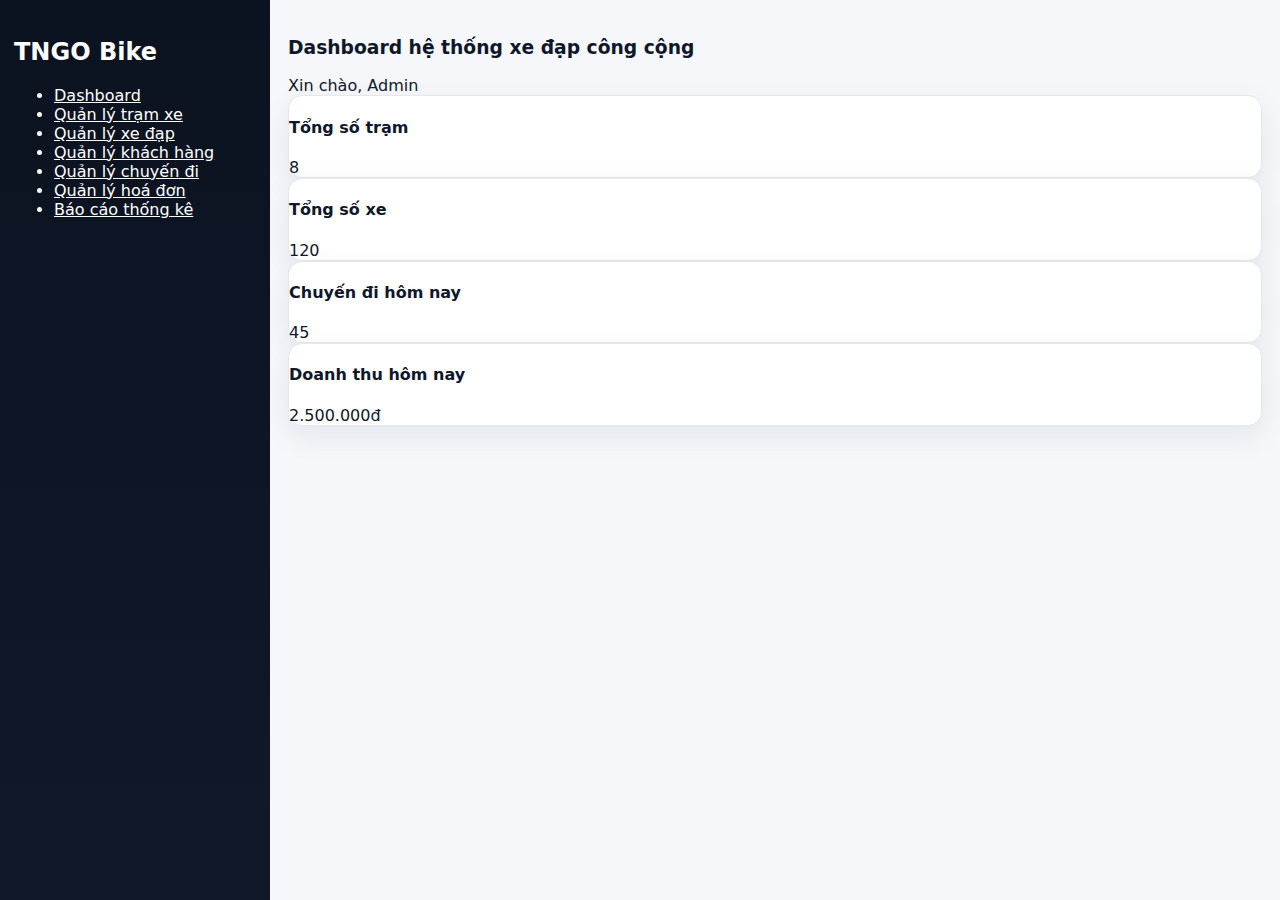
<file: index.html>
<!DOCTYPE html>
<html lang="vi">
<head>
    <meta charset="UTF-8">
    <meta name="viewport" content="width=device-width, initial-scale=1.0"/>
    <title>Dashboard - TNGO</title>
<link rel="stylesheet" href="./assets/css/style.css?v=999">
</head>
<body>

<!-- Sidebar -->
<div class="sidebar">
    <h2>TNGO Bike</h2>
    <ul>
        <li><a href="index.html">Dashboard</a></li>
        <li><a href="tram-xe.html">Quản lý trạm xe</a></li>
        <li><a href="xe-dap.html">Quản lý xe đạp</a></li>
        <li><a href="khach-hang.html">Quản lý khách hàng</a></li>
        <li><a href="chuyen-di.html">Quản lý chuyến đi</a></li>
        <li><a href="hoa-don.html">Quản lý hoá đơn</a></li>
        <li><a href="bao-cao.html">Báo cáo thống kê</a></li>
    </ul>
</div>

<!-- Main -->
<div class="main">
    <div class="header">
        <h3>Dashboard hệ thống xe đạp công cộng</h3>
        <span>Xin chào, Admin</span>
    </div>

    <div class="content">
        <div class="cards">
            <div class="card">
                <h4>Tổng số trạm</h4>
                <span>8</span>
            </div>
            <div class="card">
                <h4>Tổng số xe</h4>
                <span>120</span>
            </div>
            <div class="card">
                <h4>Chuyến đi hôm nay</h4>
                <span>45</span>
            </div>
            <div class="card">
                <h4>Doanh thu hôm nay</h4>
                <span>2.500.000đ</span>
            </div>
        </div>
    </div>
</div>

</body>
</html>
</file>
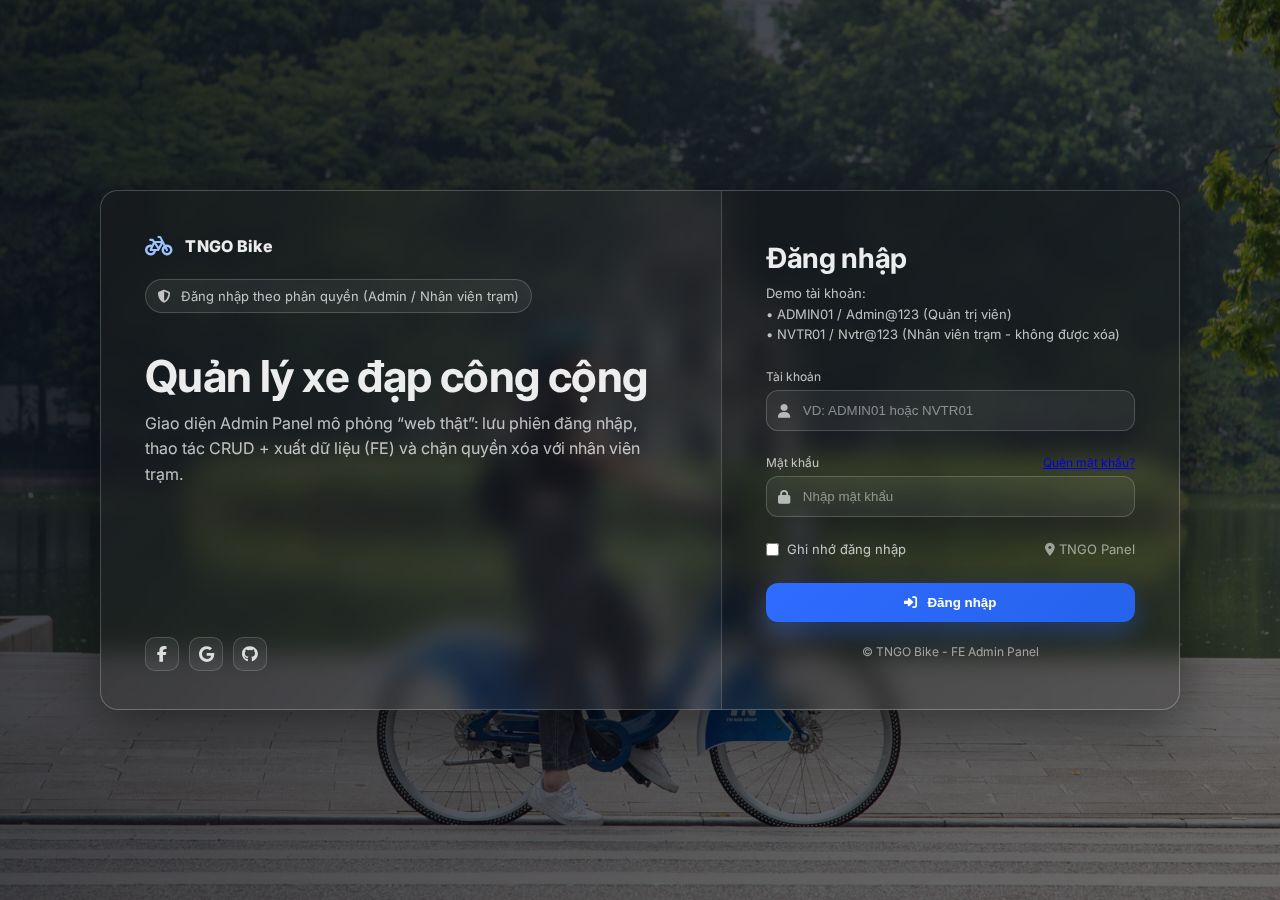
<file: bao-cao.html>
<!DOCTYPE html>
<html lang="vi">
<head>
  <meta charset="UTF-8" />
  <meta name="viewport" content="width=device-width, initial-scale=1.0"/>
  <title>Báo cáo thống kê</title>

  <link rel="preconnect" href="https://fonts.googleapis.com">
  <link rel="preconnect" href="https://fonts.gstatic.com" crossorigin>
  <link href="https://fonts.googleapis.com/css2?family=Inter:wght@400;500;600;700;800;900&display=swap" rel="stylesheet">
  <link href="https://cdnjs.cloudflare.com/ajax/libs/font-awesome/6.5.0/css/all.min.css" rel="stylesheet">
  <link rel="stylesheet" href="./assets/css/style.css" />
</head>

<body>
<div class="container">
  <aside class="sidebar">
    <div class="brand">
      <div class="logo"><i class="fa-solid fa-bicycle"></i></div>
      <div class="title"><b>TNGO Bike</b><span>Admin Panel</span></div>
    </div>
    <div class="nav-title">Navigation</div>
    <ul class="nav">
      <li><a class="menu-item" href="index.html"><i class="fa-solid fa-house"></i>Dashboard</a></li>
      <li><a class="menu-item" href="tram-xe.html"><i class="fa-solid fa-location-dot"></i>Quản lý trạm xe</a></li>
      <li><a class="menu-item" href="xe-dap.html"><i class="fa-solid fa-bicycle"></i>Quản lý xe đạp</a></li>
      <li><a class="menu-item" href="khach-hang.html"><i class="fa-solid fa-users"></i>Quản lý khách hàng</a></li>
      <li><a class="menu-item" href="chuyen-di.html"><i class="fa-solid fa-route"></i>Quản lý chuyến đi</a></li>
      <li><a class="menu-item" href="hoa-don.html"><i class="fa-solid fa-receipt"></i>Quản lý hoá đơn</a></li>
      <li><a class="menu-item" href="bao-cao.html"><i class="fa-solid fa-chart-line"></i>Báo cáo thống kê</a></li>
    </ul>
  </aside>

  <main class="main">
    <div class="topbar">
      <div class="topbar-inner">
        <div>
          <div class="breadcrumb">Báo cáo / Tổng quan</div>
          <div class="page-title">Báo cáo thống kê</div>
        </div>
        <div class="search">
          <i class="fa-solid fa-magnifying-glass" style="color:#94a3b8"></i>
          <input placeholder="Tìm nhanh..." />
        </div>
        <div class="profile">
          <div class="avatar">AD</div>
          <div class="who"><b>Admin</b><span>Quản trị viên</span></div>
        </div>
      </div>
    </div>

    <div class="kpis">
      <div class="kpi"><div class="label">Số trạm</div><div class="value" id="kpiStations">0</div><div class="hint">Tổng trạm</div></div>
      <div class="kpi"><div class="label">Số xe</div><div class="value" id="kpiBikes">0</div><div class="hint">Tổng xe</div></div>
      <div class="kpi"><div class="label">Doanh thu (tổng)</div><div class="value" id="kpiRevenue">0đ</div><div class="hint">Tổng phát sinh</div></div>
    </div>

    <div class="grid">
      <div class="card">
        <div class="card-h"><b>Báo cáo trạm xe</b></div>
        <div class="card-b">
          <table class="table">
            <thead><tr><th>Mã trạm</th><th>Tên</th><th>Địa chỉ</th><th>Sức chứa</th></tr></thead>
            <tbody id="reportStationTbody"></tbody>
          </table>
        </div>
      </div>

      <div class="card">
        <div class="card-h"><b>Báo cáo xe đạp</b></div>
        <div class="card-b">
          <table class="table">
            <thead><tr><th>Mã xe</th><th>Trạng thái</th><th>Trạm</th></tr></thead>
            <tbody id="reportBikeTbody"></tbody>
          </table>
        </div>
      </div>
    </div>

    <div class="grid" style="margin-top:16px">
      <div class="card">
        <div class="card-h"><b>Báo cáo khách hàng</b></div>
        <div class="card-b">
          <table class="table">
            <thead><tr><th>Mã KH</th><th>Họ tên</th><th>Giới tính</th><th>SĐT</th><th>Số dư</th></tr></thead>
            <tbody id="reportCustomerTbody"></tbody>
          </table>
        </div>
      </div>

      <div class="card">
        <div class="card-h"><b>Báo cáo hoá đơn</b></div>
        <div class="card-b">
          <table class="table">
            <thead><tr><th>Mã HĐ</th><th>Mã KH</th><th>Loại</th><th>Số tiền</th><th>Thời gian</th><th>Trạng thái</th></tr></thead>
            <tbody id="reportInvoiceTbody"></tbody>
          </table>
        </div>
      </div>
    </div>

    <div class="note">Báo cáo lấy dữ liệu thật từ LocalStorage (cùng nguồn dữ liệu với các màn CRUD).</div>
  </main>
</div>
<script src="./assets/js/auth.js"></script>
<script src="./assets/js/script.js"></script>
</body>
</html>
</file>
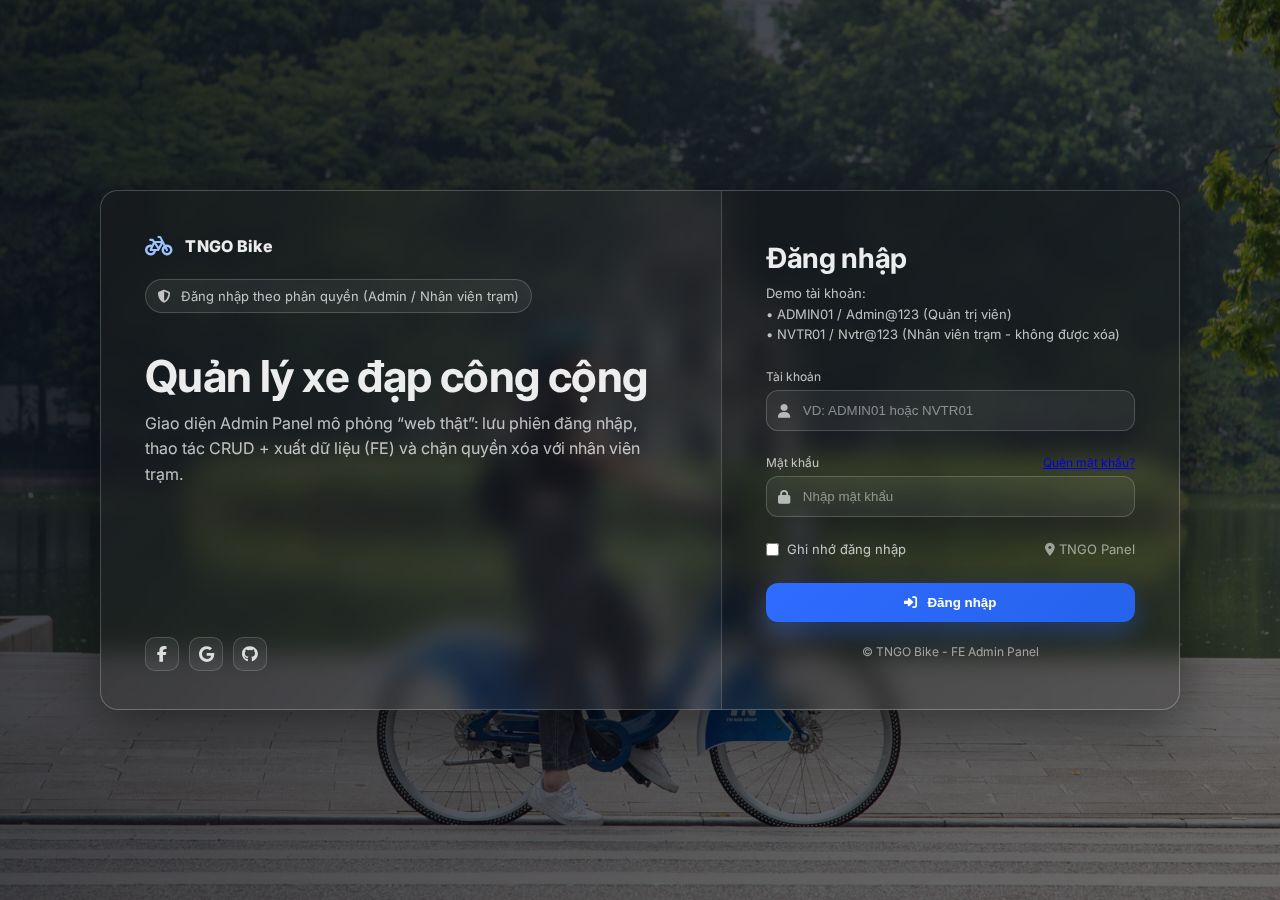
<file: dang-nhap.html>
<!DOCTYPE html>
<html lang="vi">
<head>
  <meta charset="UTF-8" />
  <meta name="viewport" content="width=device-width, initial-scale=1.0" />
  <title>Đăng nhập - TNGO Bike</title>

  <!-- Font + Icon -->
  <link rel="preconnect" href="https://fonts.googleapis.com">
  <link rel="preconnect" href="https://fonts.gstatic.com" crossorigin>
  <link href="https://fonts.googleapis.com/css2?family=Inter:wght@400;500;600;700;800&display=swap" rel="stylesheet">
  <link href="https://cdnjs.cloudflare.com/ajax/libs/font-awesome/6.5.0/css/all.min.css" rel="stylesheet">

  <style>
    :root{
      --glass: rgba(20, 24, 33, .55);
      --glass2: rgba(20, 24, 33, .28);
      --line: rgba(255,255,255,.18);
      --text: rgba(255,255,255,.92);
      --muted: rgba(255,255,255,.72);
      --primary:#2563eb;
      --danger:#ef4444;
      --ok:#22c55e;
    }
    *{box-sizing:border-box}
    body{
      margin:0;
      font-family:Inter, system-ui, -apple-system, Segoe UI, Roboto, Arial;
      min-height:100vh;
      display:grid;
      place-items:center;
      background:
        linear-gradient(135deg, rgba(7,11,20,.85), rgba(7,11,20,.55)),
        url("./assets/img/login-bg.jpg") center/cover no-repeat fixed;
      color:var(--text);
    }
    .wrap{
      width:min(1080px, 92vw);
      min-height:520px;
      border-radius:18px;
      overflow:hidden;
      display:grid;
      grid-template-columns: 1.15fr .85fr;
      border:1px solid var(--line);
      box-shadow: 0 18px 60px rgba(0,0,0,.45);
      background: linear-gradient(135deg, rgba(255,255,255,.06), rgba(255,255,255,.02));
      backdrop-filter: blur(12px);
    }
    .left{
      padding:44px;
      background: linear-gradient(135deg, rgba(0,0,0,.35), rgba(0,0,0,.05));
      position:relative;
    }
    .brand{
      display:flex; align-items:center; gap:12px;
      font-weight:800; letter-spacing:.3px;
    }
    .brand i{font-size:22px; color:#9cc3ff}
    .tag{
      margin-top:22px;
      display:inline-flex;
      align-items:center;
      gap:10px;
      padding:8px 12px;
      border:1px solid var(--line);
      border-radius:999px;
      background:rgba(255,255,255,.06);
      color:var(--muted);
      font-size:13px;
    }
    .hero{
      margin-top:40px;
      max-width:520px;
    }
    .hero h1{
      margin:0 0 10px;
      font-size:44px;
      line-height:1.08;
      letter-spacing:-.6px;
    }
    .hero p{
      margin:0;
      color:var(--muted);
      line-height:1.6;
      max-width:520px;
    }
    .social{
      position:absolute; left:44px; bottom:38px;
      display:flex; gap:10px;
      opacity:.9;
    }
    .social a{
      width:34px;height:34px;border-radius:10px;
      display:grid; place-items:center;
      border:1px solid var(--line);
      background:rgba(255,255,255,.06);
      color:var(--text);
      text-decoration:none;
    }

    .right{
      padding:44px;
      background: linear-gradient(135deg, rgba(0,0,0,.35), rgba(0,0,0,.15));
      border-left:1px solid var(--line);
      display:flex;
      flex-direction:column;
      justify-content:center;
      gap:14px;
    }
    .right h2{
      margin:0;
      font-size:28px;
      letter-spacing:-.3px;
    }
    .hint{
      margin-top:-6px;
      color:var(--muted);
      font-size:13px;
      line-height:1.6;
    }
    .field{
      margin-top:10px;
    }
    .label{
      font-size:12px; color:var(--muted);
      margin-bottom:6px;
      display:flex; justify-content:space-between; gap:10px;
    }
    .control{
      position:relative;
    }
    .control i{
      position:absolute; left:12px; top:50%;
      transform:translateY(-50%);
      color:rgba(255,255,255,.65);
      font-size:14px;
    }
    input, select{
      width:100%;
      padding:12px 12px 12px 36px;
      border-radius:12px;
      border:1px solid var(--line);
      background:rgba(255,255,255,.06);
      color:var(--text);
      outline:none;
    }
    input::placeholder{color:rgba(255,255,255,.45)}
    .row{
      display:flex; gap:12px; align-items:center; justify-content:space-between;
      margin-top:10px;
      color:var(--muted);
      font-size:13px;
    }
    .row a{color:#b8d2ff; text-decoration:none}
    .btn{
      margin-top:12px;
      width:100%;
      border:none;
      border-radius:12px;
      padding:12px 14px;
      font-weight:700;
      cursor:pointer;
      display:flex; align-items:center; justify-content:center; gap:10px;
      background:linear-gradient(135deg, #2f6bff, #2563eb);
      color:white;
      box-shadow: 0 10px 24px rgba(37,99,235,.35);
    }
    .btn:active{transform:translateY(1px)}
    .toast{
      display:none;
      margin-top:8px;
      padding:10px 12px;
      border-radius:12px;
      border:1px solid var(--line);
      background:rgba(255,255,255,.06);
      color:var(--muted);
      font-size:13px;
    }
    .toast.show{display:block}
    .toast.ok{color:#d6ffe5}
    .toast.bad{color:#ffd4d4}
    .footer{
      margin-top:8px;
      font-size:12px;
      color:rgba(255,255,255,.55);
      text-align:center;
    }
    @media (max-width: 900px){
      .wrap{grid-template-columns:1fr}
      .left{display:none}
      .right{border-left:none}
    }
  </style>
</head>

<body>
  <div class="wrap">
    <section class="left">
      <div class="brand">
        <i class="fa-solid fa-bicycle"></i>
        <div>TNGO Bike</div>
      </div>
      <div class="tag">
        <i class="fa-solid fa-shield-halved"></i>
        Đăng nhập theo phân quyền (Admin / Nhân viên trạm)
      </div>

      <div class="hero">
        <h1>Quản lý xe đạp công cộng</h1>
        <p>
          Giao diện Admin Panel mô phỏng “web thật”: lưu phiên đăng nhập,
          thao tác CRUD + xuất dữ liệu (FE) và chặn quyền xóa với nhân viên trạm.
        </p>
      </div>

      <div class="social">
        <a href="#" aria-label="fb"><i class="fa-brands fa-facebook-f"></i></a>
        <a href="#" aria-label="gg"><i class="fa-brands fa-google"></i></a>
        <a href="#" aria-label="gh"><i class="fa-brands fa-github"></i></a>
      </div>
    </section>

    <section class="right">
      <h2>Đăng nhập</h2>
      <div class="hint">
        Demo tài khoản:
        <br>• ADMIN01 / Admin@123 (Quản trị viên)
        <br>• NVTR01 / Nvtr@123 (Nhân viên trạm - không được xóa)
      </div>

      <div class="field">
        <div class="label">Tài khoản</div>
        <div class="control">
          <i class="fa-solid fa-user"></i>
          <input id="username" placeholder="VD: ADMIN01 hoặc NVTR01" autocomplete="username">
        </div>
      </div>

      <div class="field">
        <div class="label">
          <span>Mật khẩu</span>
          <a href="#" onclick="event.preventDefault();alert('Demo thôi 😄');">Quên mật khẩu?</a>
        </div>
        <div class="control">
          <i class="fa-solid fa-lock"></i>
          <input id="password" type="password" placeholder="Nhập mật khẩu" autocomplete="current-password">
        </div>
      </div>

      <div class="row">
        <label style="display:flex;align-items:center;gap:8px;cursor:pointer">
          <input id="remember" type="checkbox" style="width:auto;padding:0;margin:0">
          Ghi nhớ đăng nhập
        </label>
        <span style="opacity:.75"><i class="fa-solid fa-location-dot"></i> TNGO Panel</span>
      </div>

      <button class="btn" id="btnLogin">
        <i class="fa-solid fa-right-to-bracket"></i> Đăng nhập
      </button>

      <div class="toast" id="toast"></div>
      <div class="footer">© TNGO Bike - FE Admin Panel</div>
    </section>
  </div>

  <script>
    // ====== Demo user DB (FE) ======
    const USERS = [
      { username: "ADMIN01", password: "Admin@123", role: "QUANTRIVIEN", name: "Admin", avatar: "./assets/img/admin.png" },
      { username: "NVTR01",  password: "Nvtr@123",  role: "NHANVIENTRAM", name: "Nhân viên trạm", avatar: "./assets/img/staff.png" }
    ];

    function toast(msg, type=""){
      const el = document.getElementById("toast");
      el.className = "toast show " + type;
      el.textContent = msg;
    }

    function setSession(u, remember){
      const session = {
        username: u.username,
        role: u.role,
        name: u.name,
        avatar: u.avatar || "./assets/img/admin.png",
        loginAt: Date.now()
      };
      // nhớ đăng nhập: localStorage, không nhớ: sessionStorage
      const store = remember ? localStorage : sessionStorage;
      store.setItem("TNGO_SESSION", JSON.stringify(session));
      // cũng lưu 1 bản ở localStorage để script.js đọc thống nhất (nếu bạn muốn)
      localStorage.setItem("TNGO_SESSION", JSON.stringify(session));
    }

    function alreadyLogin(){
      const s = localStorage.getItem("TNGO_SESSION") || sessionStorage.getItem("TNGO_SESSION");
      if(!s) return false;
      try {
        const obj = JSON.parse(s);
        return !!obj?.username;
      } catch { return false; }
    }

    if(alreadyLogin()){
      // đã login thì đá về dashboard
      location.href = "./index.html";
    }

    document.getElementById("btnLogin").addEventListener("click", () => {
      const username = (document.getElementById("username").value || "").trim();
      const password = document.getElementById("password").value || "";
      const remember = document.getElementById("remember").checked;

      const u = USERS.find(x => x.username === username && x.password === password);
      if(!u){
        toast("Sai tài khoản hoặc mật khẩu.", "bad");
        return;
      }
      setSession(u, remember);
      toast("Đăng nhập thành công! Đang chuyển trang...", "ok");
      setTimeout(() => location.href = "./index.html", 650);
    });

    // Enter để login
    document.addEventListener("keydown", (e)=>{
      if(e.key === "Enter") document.getElementById("btnLogin").click();
    });
  </script>
</body>
</html>
</file>
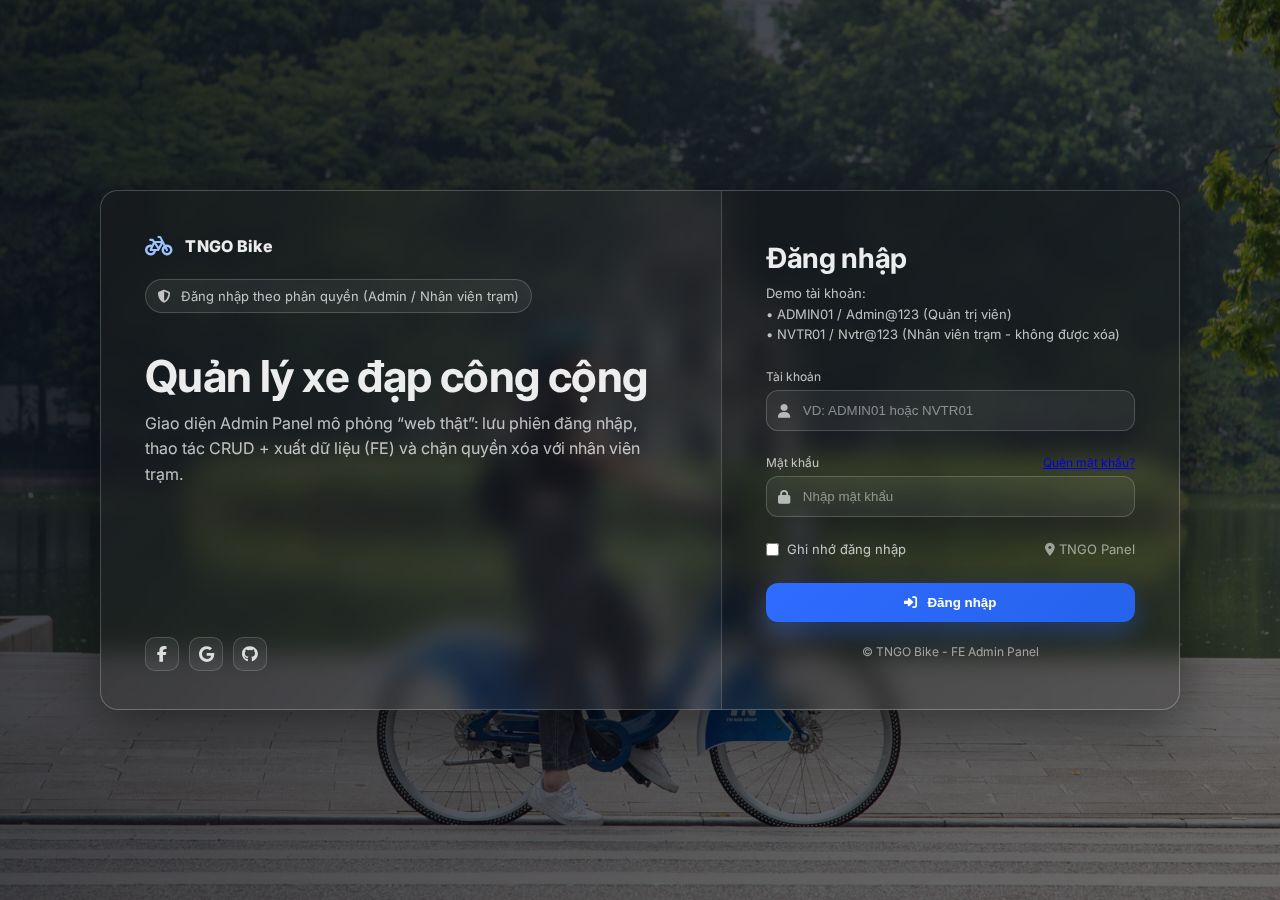
<file: hoa-don.html>
<!DOCTYPE html>
<html lang="vi">
<head>
  <meta charset="UTF-8" />
  <meta name="viewport" content="width=device-width, initial-scale=1.0" />
  <title>Quản lý hoá đơn</title>

  <link rel="preconnect" href="https://fonts.googleapis.com">
  <link rel="preconnect" href="https://fonts.gstatic.com" crossorigin>
  <link href="https://fonts.googleapis.com/css2?family=Inter:wght@400;500;600;700;800&display=swap" rel="stylesheet">
  <link href="https://cdnjs.cloudflare.com/ajax/libs/font-awesome/6.5.0/css/all.min.css" rel="stylesheet">

  <link rel="stylesheet" href="./assets/css/style.css" />
</head>
<body>

<aside class="sidebar">
  <div class="brand">
    <div class="brand-logo"><i class="fa-solid fa-bicycle"></i></div>
    <div class="brand-text">
      <div class="brand-name">TNGO Bike</div>
      <div class="brand-sub">Admin Panel</div>
    </div>
  </div>

  <nav class="menu">
    <div class="menu-title">Navigation</div>
    <a class="menu-item" href="index.html"><i class="fa-solid fa-house"></i><span>Dashboard</span></a>
    <a class="menu-item" href="tram-xe.html"><i class="fa-solid fa-location-dot"></i><span>Quản lý trạm xe</span></a>
    <a class="menu-item" href="xe-dap.html"><i class="fa-solid fa-bicycle"></i><span>Quản lý xe đạp</span></a>
    <a class="menu-item" href="khach-hang.html"><i class="fa-solid fa-users"></i><span>Quản lý khách hàng</span></a>
    <a class="menu-item" href="chuyen-di.html"><i class="fa-solid fa-route"></i><span>Quản lý chuyến đi</span></a>
    <a class="menu-item" href="hoa-don.html"><i class="fa-solid fa-receipt"></i><span>Quản lý hoá đơn</span></a>
    <a class="menu-item" href="bao-cao.html"><i class="fa-solid fa-chart-line"></i><span>Báo cáo thống kê</span></a>
  </nav>
</aside>

<main class="main">
  <header class="topbar">
    <div class="page-title">
      <h3>Quản lý hoá đơn</h3>
      <span class="muted">Lưu lịch sử biến động số dư (minh bạch dòng tiền)</span>
    </div>

    <div class="topbar-right">
      <div class="search">
        <i class="fa-solid fa-magnifying-glass"></i>
        <input placeholder="Tìm nhanh..." />
      </div>
      <button class="icon-btn" title="Thông báo"><i class="fa-regular fa-bell"></i></button>
      <div class="profile">
        <img src="https://i.pravatar.cc/40?img=3" alt="avatar">
        <div>
          <div class="profile-name">Admin</div>
          <div class="profile-role">Quản trị viên</div>
        </div>
      </div>
    </div>
  </header>

  <section class="page">
    <div class="panel">
      <h4>Bộ lọc</h4>
      <div class="toolbar">
        <input class="input" placeholder="Tìm theo mã hoá đơn / mã KH..." />
        <select class="select">
          <option value="">Loại giao dịch</option>
          <option>nạp tiền</option>
          <option>trả cước</option>
        </select>
        <select class="select">
          <option value="">Trạng thái</option>
          <option>thành công</option>
          <option>lỗi</option>
        </select>
        <button class="btn primary"><i class="fa-solid fa-plus"></i> Tạo hoá đơn (mô phỏng)</button>
        <button class="btn ghost"><i class="fa-solid fa-file-export"></i> Xuất hoá đơn</button>
      </div>
    </div>

    <div class="panel">
      <h4>Danh sách hoá đơn</h4>
      <table>
        <tr>
          <th>Mã HĐ</th>
          <th>Mã KH</th>
          <th>Số tiền</th>
          <th>Thời gian</th>
          <th>Loại giao dịch</th>
          <th>Liên kết chuyến đi</th>
          <th>Trạng thái</th>
          <th>Hành động</th>
        </tr>
        <tr>
          <td>HD2001</td>
          <td>KH014</td>
          <td><b>+50.000đ</b></td>
          <td>19/12/2025 10:20</td>
          <td>nạp tiền</td>
          <td>-</td>
          <td><span class="badge b-ok">thành công</span></td>
          <td><button class="btn ghost"><i class="fa-solid fa-eye"></i> Xem</button></td>
        </tr>
        <tr>
          <td>HD2002</td>
          <td>KH001</td>
          <td><b>-12.000đ</b></td>
          <td>18/12/2025 09:45</td>
          <td>trả cước</td>
          <td>CD0998</td>
          <td><span class="badge b-ok">thành công</span></td>
          <td><button class="btn ghost"><i class="fa-solid fa-eye"></i> Xem</button></td>
        </tr>
        <tr>
          <td>HD2003</td>
          <td>KH001</td>
          <td><b>+100.000đ</b></td>
          <td>17/12/2025 16:10</td>
          <td>nạp tiền</td>
          <td>-</td>
          <td><span class="badge b-bad">lỗi</span></td>
          <td><button class="btn ghost"><i class="fa-solid fa-circle-info"></i> Chi tiết</button></td>
        </tr>
      </table>

      <span class="muted" style="display:block;margin-top:10px;">
        * Hoá đơn “trả cước” liên kết 1 chuyến đi để truy vết chi phí.
      </span>
    </div>
  </section>
</main>

<script>
  const path = location.pathname.split("/").pop() || "index.html";
  document.querySelectorAll(".menu-item").forEach(a=>{
    if(a.getAttribute("href") === path) a.classList.add("active");
  });
</script>
  <script src="./assets/js/script.js"></script>
</body>
</html>
</file>
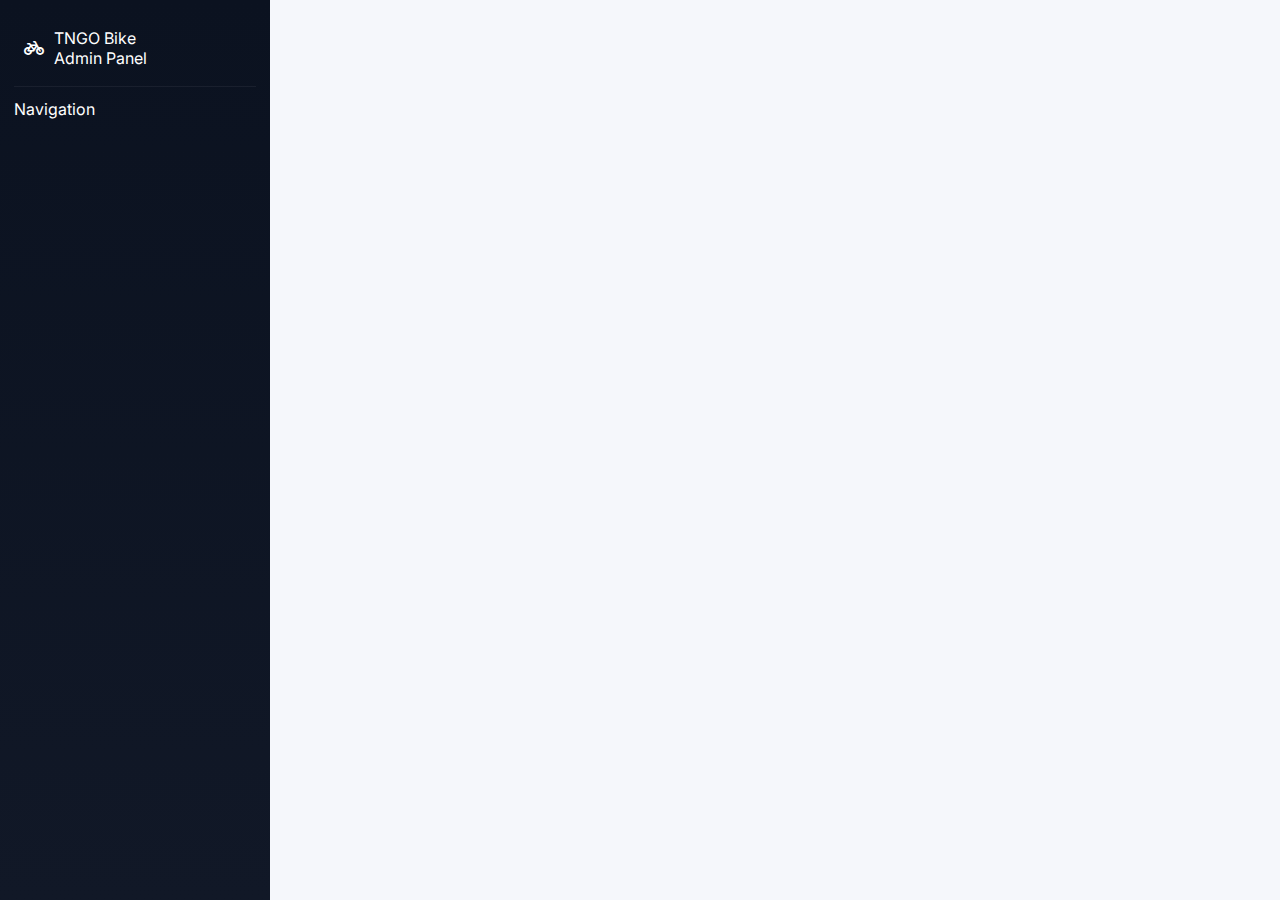
<file: khach-hang.html>
<!DOCTYPE html>
<html lang="vi">
<head>
  <meta charset="UTF-8" />
  <meta name="viewport" content="width=device-width, initial-scale=1.0" />
  <title>Quản lý khách hàng</title>

  <link rel="preconnect" href="https://fonts.googleapis.com">
  <link rel="preconnect" href="https://fonts.gstatic.com" crossorigin>
  <link href="https://fonts.googleapis.com/css2?family=Inter:wght@400;500;600;700;800&display=swap" rel="stylesheet">
  <link href="https://cdnjs.cloudflare.com/ajax/libs/font-awesome/6.5.0/css/all.min.css" rel="stylesheet">

  <link rel="stylesheet" href="./assets/css/style.css" />
</head>
<body>

<aside class="sidebar">
  <div class="brand">
    <div class="brand-logo"><i class="fa-solid fa-bicycle"></i></div>
    <div class="brand-text">
      <div class="brand-name">TNGO Bike</div>
      <div class="brand-sub">Admin Panel</div>
    </div>
  </div>

  <nav class="menu">
    <div class="menu-title">Navigation</div>
    <a class="menu-it
</file>
<file: assets/css/style.css>
:root{
  --bg:#f5f7fb;
  --card:#ffffff;
  --text:#0f172a;
  --muted:#64748b;
  --line:#e5e7eb;
  --primary:#2563eb;
  --primary-weak:#eef2ff;
  --danger:#ef4444;
  --success:#16a34a;
  --shadow:0 10px 30px rgba(15,23,42,.08);
  --r:14px;
}

*{box-sizing:border-box}
html,body{height:100%}
body{
  margin:0;
  font-family:"Inter",system-ui,-apple-system,"Segoe UI",Roboto,Arial,sans-serif;
  background:var(--bg);
  color:var(--text);
}

a{color:inherit}
.container{
  display:flex;
  min-height:100vh;
}

/* Sidebar */
.sidebar{
  position:fixed; inset:0 auto 0 0;
  width:270px;
  background:linear-gradient(180deg,#0b1220,#111827);
  color:#fff;
  padding:18px 14px;
  overflow:auto;
}
.brand{
  display:flex; align-items:center; gap:10px;
  padding:10px 10px 18px;
  border-bottom:1px solid rgba(255,255,255,.06);
  margin-bottom:12px;
}
.brand .logo{
  width:38px;height:38px;border-radius:12px;
  display:grid;place-items:center;
  background:rgba(37,99,235,.18);
  border:1px solid rgba(37,99,235,.35);
}
.brand .title{
  display:flex; flex-direction:column; line-height:1.1;
}
.brand .title b{font-size:16px}
.brand .title span{font-size:12px;color:rgba(255,255,255,.65)}
.nav-title{
  margin:14px 10px 8px;
  font-size:12px;
  color:rgba(255,255,255,.55);
  font-weight:700;
  letter-spacing:.2px;
}
.nav{list-style:none; padding:0; margin:0}
.nav li{margin:6px 0}
.nav a,
.nav a:visited{
  display:flex; align-items:center; gap:10px;
  padding:10px 12px;
  border-radius:12px;
  text-decoration:none;
  color:#c7d2fe;
  font-weight:650;
  font-size:14px;
}
.nav a i{width:18px;text-align:center}
.nav a:hover{background:rgba(37,99,235,.16); color:#fff}
.nav a.active{background:var(--primary); color:#fff; box-shadow:0 8px 20px rgba(37,99,235,.25)}

/* Main */
.main{
  margin-left:270px;
  width:calc(100% - 270px);
  padding:18px 18px 28px;
}

/* Topbar */
.topbar{
  position:sticky; top:0;
  z-index:10;
  background:rgba(245,247,251,.9);
  backdrop-filter:blur(10px);
  border-bottom:1px solid var(--line);
  padding:12px 10px;
  margin:-18px -18px 18px;
}
.topbar-inner{
  display:flex; align-items:center; justify-content:space-between;
  gap:12px;
  padding:0 8px;
}
.breadcrumb{
  font-size:12px; color:var(--muted);
}
.page-title{
  font-size:18px; font-weight:850; margin-top:2px;
}
.search{
  display:flex; align-items:center; gap:8px;
  background:#fff;
  border:1px solid var(--line);
  border-radius:999px;
  padding:8px 12px;
  min-width:280px;
  box-shadow:0 6px 16px rgba(15,23,42,.06);
}
.search input{
  border:0; outline:0; width:100%;
  font-size:13px;
}
.profile{
  display:flex; align-items:center; gap:10px;
  padding:6px 10px;
  background:#fff;
  border:1px solid var(--line);
  border-radius:999px;
  box-shadow:0 6px 16px rgba(15,23,42,.06);
}
.avatar{
  width:34px;height:34px;border-radius:999px;
  display:grid;place-items:center;
  background:var(--primary-weak);
  color:#1e3a8a;
  font-weight:900;
}
.profile .who{display:flex; flex-direction:column; line-height:1.1}
.profile .who b{font-size:13px}
.profile .who span{font-size:11px; color:var(--muted)}

/* Cards / panels */
.grid{
  display:grid;
  grid-template-columns: 2fr 1.2fr;
  gap:16px;
}
.card{
  background:var(--card);
  border:1px solid var(--line);
  border-radius:var(--r);
  box-shadow:var(--shadow);
}
.card-h{
  padding:14px 16px;
  border-bottom:1px solid var(--line);
  display:flex; align-items:center; justify-content:space-between;
}
.card-h b{font-size:14px}
.card-b{padding:14px 16px}

.kpis{
  display:grid;
  grid-template-columns: repeat(3,1fr);
  gap:12px;
  margin-bottom:16px;
}
.kpi{
  background:#fff;
  border:1px solid var(--line);
  border-radius:var(--r);
  box-shadow:var(--shadow);
  padding:14px 14px;
}
.kpi .label{color:var(--muted); font-size:12px; font-weight:700}
.kpi .value{font-size:22px; font-weight:900; margin-top:6px}
.kpi .hint{font-size:12px; color:var(--muted); margin-top:4px}

/* Form */
.row{display:flex; gap:10px; flex-wrap:wrap}
.input, .select{
  padding:10px 12px;
  border:1px solid var(--line);
  border-radius:12px;
  background:#fff;
  outline:0;
  font-size:13px;
  min-width:220px;
}
.label{font-size:12px; color:var(--muted); font-weight:750; margin-bottom:6px}
.field{display:flex; flex-direction:column; gap:6px; min-width:220px}

/* Buttons */
.btn{
  border:0;
  border-radius:12px;
  padding:10px 14px;
  font-weight:800;
  cursor:pointer;
  font-size:13px;
  display:inline-flex;
  align-items:center;
  gap:8px;
}
.btn.primary{background:var(--primary); color:#fff}
.btn.ghost{background:var(--primary-weak); color:#1e3a8a}
.btn.danger{background:#fee2e2; color:#991b1b}
.btn:disabled{opacity:.5; cursor:not-allowed}

/* Table */
.table{width:100%; border-collapse:collapse}
.table th{
  text-align:left;
  font-size:12px;
  color:var(--muted);
  font-weight:900;
  padding:12px 10px;
  border-bottom:1px solid var(--line);
  background:#f8fafc;
}
.table td{
  padding:12px 10px;
  border-bottom:1px solid var(--line);
  font-size:13px;
}
.badge{
  display:inline-block;
  padding:4px 10px;
  border-radius:999px;
  font-weight:900;
  font-size:12px;
}
.badge.ok{background:#dcfce7; color:#166534}
.badge.warn{background:#fef3c7; color:#92400e}
.badge.bad{background:#fee2e2; color:#991b1b}

.note{
  margin-top:10px;
  font-size:12px;
  color:var(--muted);
}

/* Responsive */
@media (max-width: 1050px){
  .grid{grid-template-columns:1fr}
  .search{display:none}
}
html, body { font-family: Inter, system-ui, -apple-system, Segoe UI, Roboto, Arial, sans-serif; }
body { -webkit-font-smoothing: antialiased; -moz-osx-font-smoothing: grayscale; }
/* ===== LOGIN (1-COLUMN) ===== */
.login-page { font-family: Inter, system-ui, -apple-system, Segoe UI, Roboto, Arial, sans-serif; }
.login-bg{
  position:fixed; inset:0;
  background: url("./assets/img/login-bg.jpg") center/cover no-repeat;
  filter: blur(0px);
}
.login-bg::after{
  content:""; position:absolute; inset:0;
  background: radial-gradient(1200px 600px at 20% 10%, rgba(59,130,246,.22), transparent 55%),
              linear-gradient(180deg, rgba(2,6,23,.55), rgba(2,6,23,.75));
}
.login-wrap{ position:relative; min-height:100vh; display:flex; align-items:center; justify-content:center; padding:28px; }
.login-card{
  width:min(520px, 100%);
  background: rgba(15,23,42,.55);
  border: 1px solid rgba(148,163,184,.18);
  backdrop-filter: blur(12px);
  border-radius: 18px;
  box-shadow: 0 30px 80px rgba(0,0,0,.45);
  padding: 22px 22px 16px;
}
.login-brand{ display:flex; align-items:center; gap:10px; color:#e2e8f0; font-weight:800; }
.login-brand i{ color:#93c5fd; }
.login-title{ margin-top:14px; color:#e2e8f0; }
.login-app{ font-weight:800; font-size:20px; line-height:1.2; }
.login-title h1{ margin:8px 0 6px; font-size:30px; }
.login-title p{ margin:0; color:#cbd5e1; }

.login-form{ margin-top:18px; }
.login-label{ display:block; color:#cbd5e1; font-size:13px; margin-bottom:6px; }
.login-field{
  display:flex; align-items:center; gap:10px;
  background: rgba(2,6,23,.35);
  border: 1px solid rgba(148,163,184,.18);
  padding: 12px 12px;
  border-radius: 12px;
}
.login-field i{ color:#94a3b8; width:18px; text-align:center; }
.login-field input{
  width:100%;
  background:transparent; border:0; outline:0;
  color:#e2e8f0; font-size:14px;
}
.login-eye{
  border:0; background:transparent; cursor:pointer;
  color:#94a3b8; padding:6px 8px; border-radius:10px;
}
.login-eye:hover{ background: rgba(148,163,184,.12); }

.login-row{ display:flex; align-items:center; justify-content:space-between; margin:10px 2px 16px; }
.login-check{ display:flex; align-items:center; gap:8px; color:#cbd5e1; font-size:13px; }
.login-link{ color:#93c5fd; font-size:13px; text-decoration:none; }
.login-link:hover{ text-decoration:underline; }

.login-btn{
  width:100%;
  border:0; cursor:pointer;
  padding: 12px 14px;
  border-radius: 12px;
  background: linear-gradient(135deg, #2563eb, #60a5fa);
  color:white; font-weight:800;
  display:flex; align-items:center; justify-content:center; gap:10px;
}
.login-btn:hover{ filter: brightness(1.05); }

.login-msg{ margin-top:12px; padding:10px 12px; border-radius:12px; font-size:13px; }
.login-msg.ok{ background: rgba(34,197,94,.14); border: 1px solid rgba(34,197,94,.25); color:#bbf7d0; }
.login-msg.err{ background: rgba(239,68,68,.14); border: 1px solid rgba(239,68,68,.25); color:#fecaca; }

.login-footer{ margin-top:16px; display:flex; align-items:center; justify-content:space-between; }
.login-social{ display:flex; gap:10px; }
.social-btn{
  width:36px; height:36px; display:flex; align-items:center; justify-content:center;
  border-radius:10px; text-decoration:none;
  background: rgba(148,163,184,.12);
  border: 1px solid rgba(148,163,184,.18);
  color:#e2e8f0;
}
.social-btn:hover{ background: rgba(148,163,184,.18); }
.login-copy{ color:#94a3b8; font-size:12px; }
</file>
